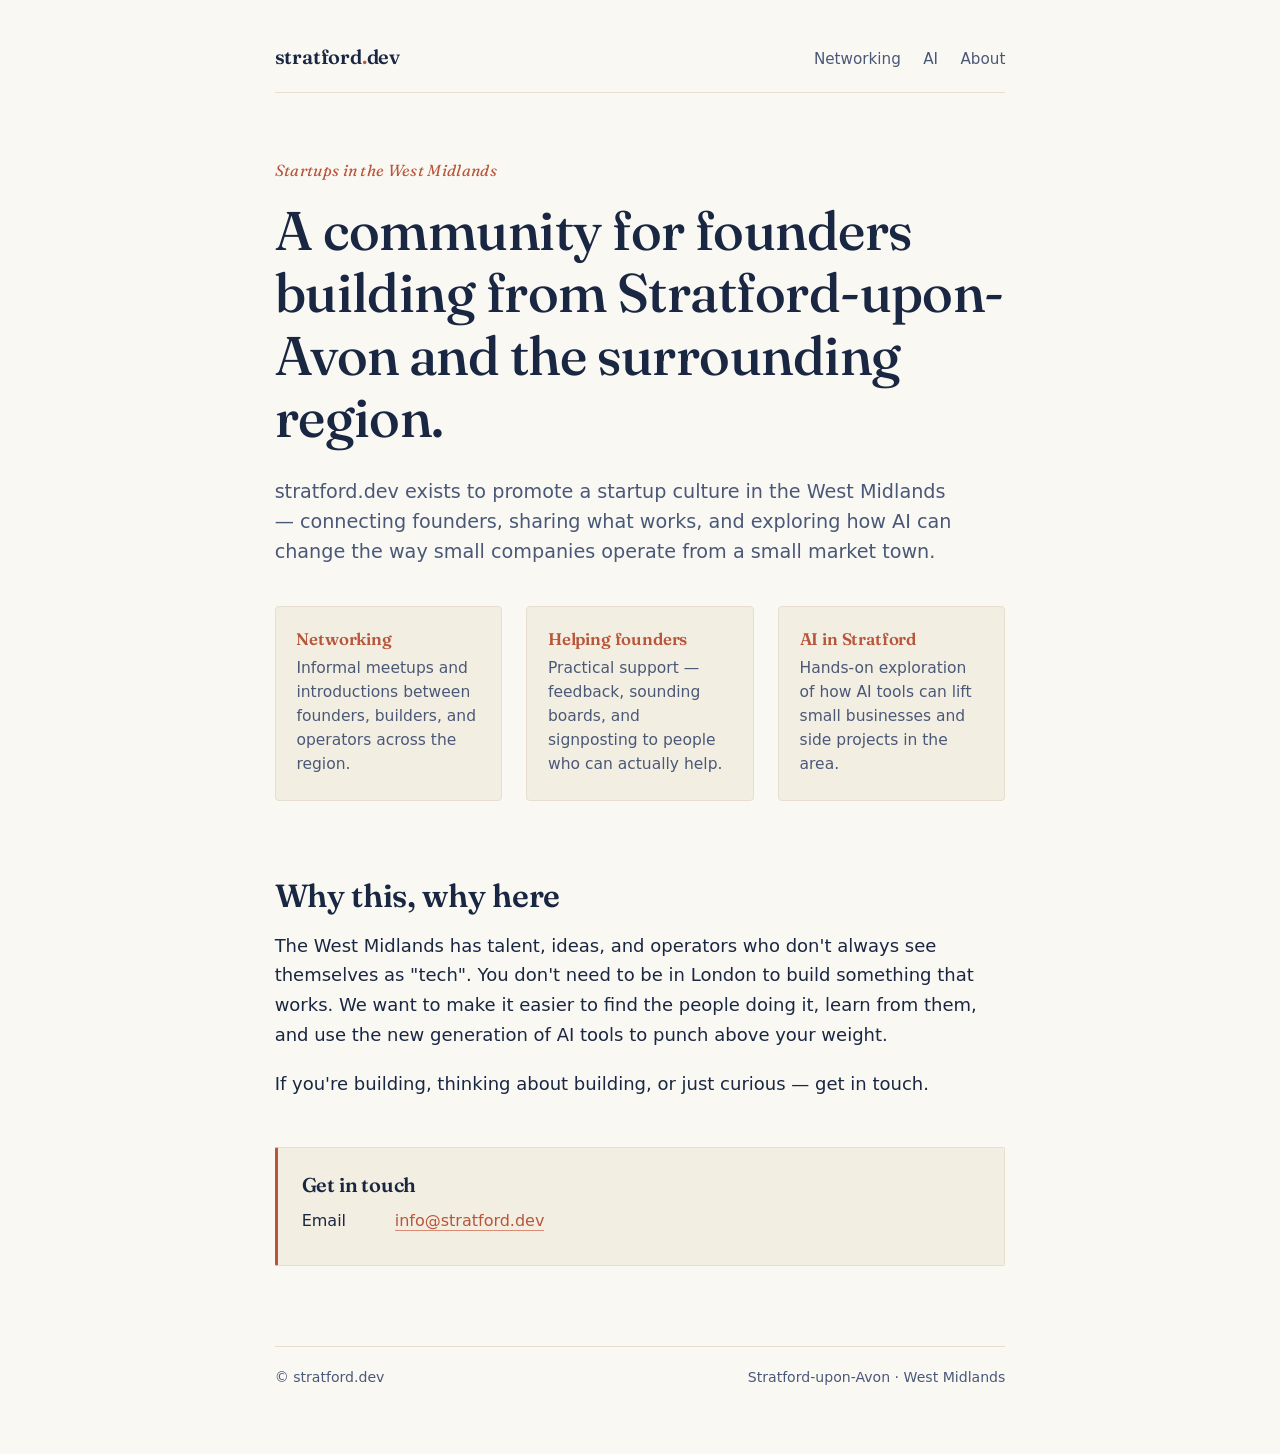
<file: website/index.html>
<!DOCTYPE html>
<html lang="en">
<head>
<meta charset="utf-8">
<meta name="viewport" content="width=device-width, initial-scale=1">
<title>stratford.dev — Startups in the West Midlands</title>
<meta name="description" content="Promoting a startup culture in the West Midlands. Networking, founder support, and using AI in Stratford-upon-Avon.">
<link rel="preconnect" href="https://fonts.googleapis.com">
<link rel="preconnect" href="https://fonts.gstatic.com" crossorigin>
<link href="https://fonts.googleapis.com/css2?family=Fraunces:ital,wght@0,400;0,500;0,600;1,400&display=swap" rel="stylesheet">
<link rel="stylesheet" href="styles.css">
</head>
<body>
<main class="site">

  <nav class="nav">
    <a href="/" class="brand">stratford<span class="dot">.</span>dev</a>
    <div class="nav-links">
      <a href="/networking.html">Networking</a>
      <a href="/ai.html">AI</a>
      <a href="/about.html">About</a>
    </div>
  </nav>

  <p class="eyebrow">Startups in the West Midlands</p>
  <h1>A community for founders building from Stratford-upon-Avon and the surrounding region.</h1>

  <p class="lede">stratford.dev exists to promote a startup culture in the West Midlands — connecting founders, sharing what works, and exploring how AI can change the way small companies operate from a small market town.</p>

  <ul class="pillars">
    <li class="pillar">
      <h3>Networking</h3>
      <p>Informal meetups and introductions between founders, builders, and operators across the region.</p>
    </li>
    <li class="pillar">
      <h3>Helping founders</h3>
      <p>Practical support — feedback, sounding boards, and signposting to people who can actually help.</p>
    </li>
    <li class="pillar">
      <h3>AI in Stratford</h3>
      <p>Hands-on exploration of how AI tools can lift small businesses and side projects in the area.</p>
    </li>
  </ul>

  <h2>Why this, why here</h2>
  <p>The West Midlands has talent, ideas, and operators who don't always see themselves as "tech". You don't need to be in London to build something that works. We want to make it easier to find the people doing it, learn from them, and use the new generation of AI tools to punch above your weight.</p>
  <p>If you're building, thinking about building, or just curious — get in touch.</p>

  <section class="contact-card" id="contact">
    <h2>Get in touch</h2>
    <ul class="contact-list">
      <li><strong>Email</strong> <a href="mailto:info@stratford.dev">info@stratford.dev</a></li>
    </ul>
  </section>

  <footer class="footer">
    <span>&copy; stratford.dev</span>
    <span>Stratford-upon-Avon · West Midlands</span>
  </footer>

</main>
</body>
</html>
</file>
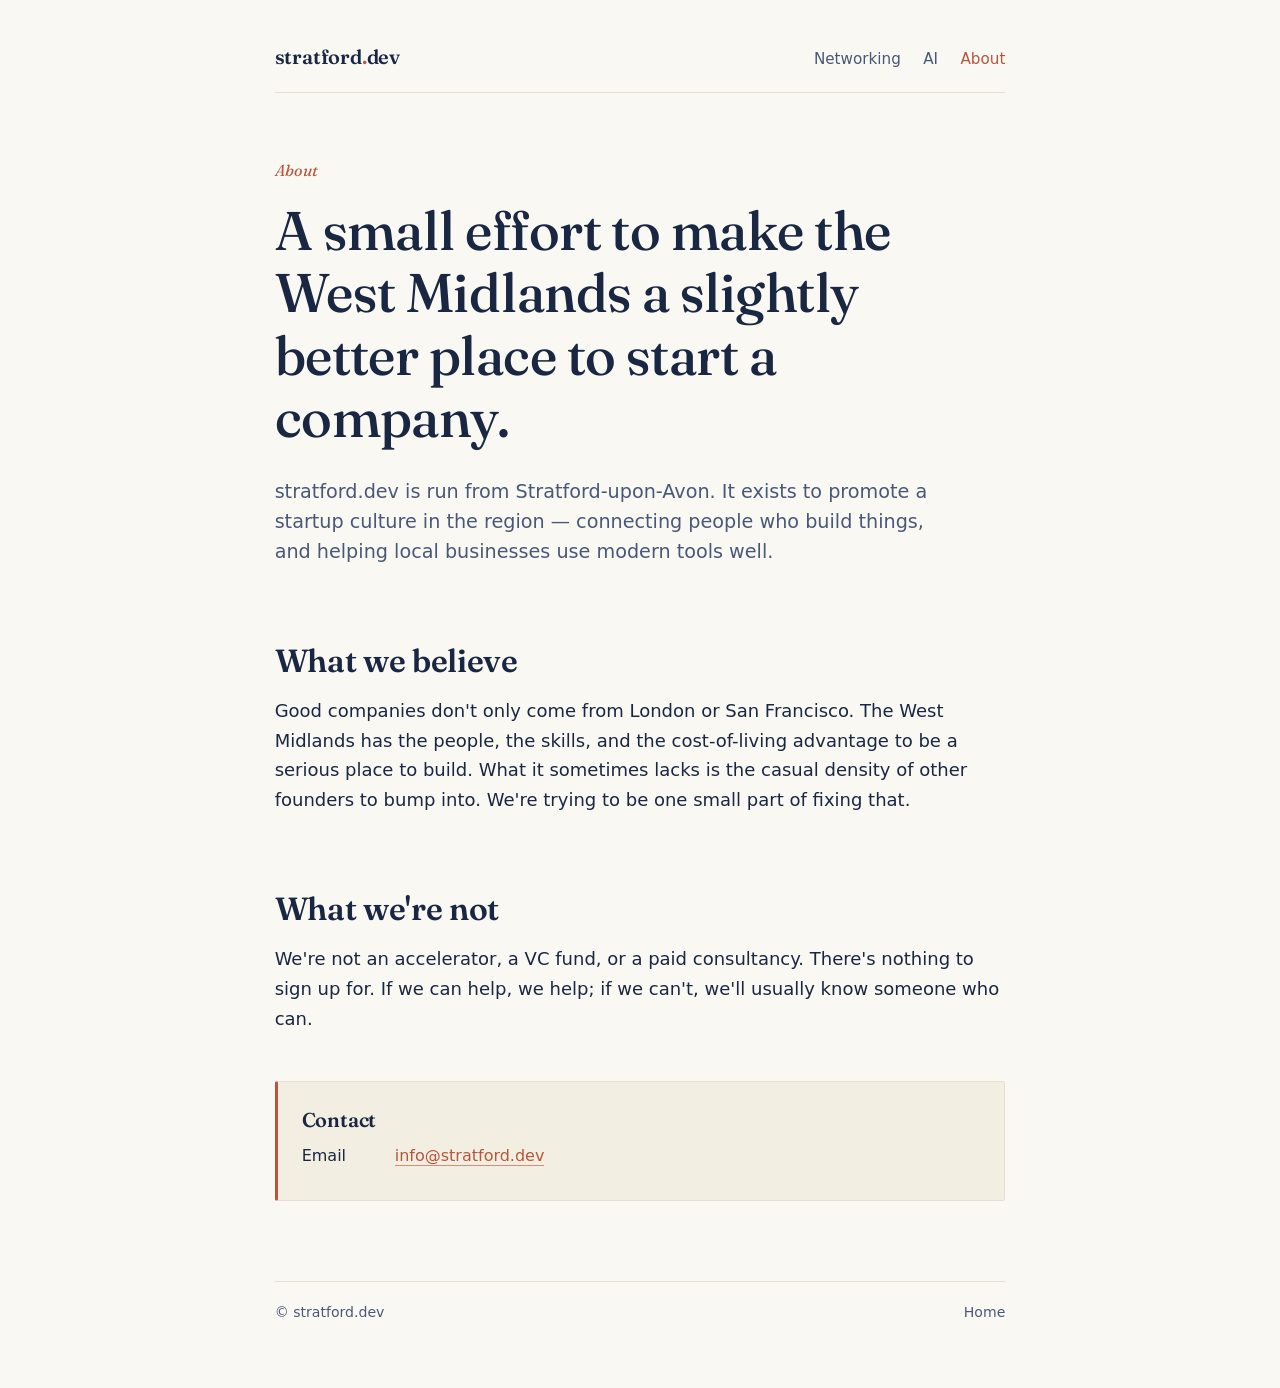
<file: website/about.html>
<!DOCTYPE html>
<html lang="en">
<head>
<meta charset="utf-8">
<meta name="viewport" content="width=device-width, initial-scale=1">
<title>About — stratford.dev</title>
<meta name="description" content="What stratford.dev is, and how to get in touch.">
<link rel="preconnect" href="https://fonts.googleapis.com">
<link rel="preconnect" href="https://fonts.gstatic.com" crossorigin>
<link href="https://fonts.googleapis.com/css2?family=Fraunces:ital,wght@0,400;0,500;0,600;1,400&display=swap" rel="stylesheet">
<link rel="stylesheet" href="styles.css">
</head>
<body>
<main class="site">

  <nav class="nav">
    <a href="/" class="brand">stratford<span class="dot">.</span>dev</a>
    <div class="nav-links">
      <a href="/networking.html">Networking</a>
      <a href="/ai.html">AI</a>
      <a href="/about.html" aria-current="page">About</a>
    </div>
  </nav>

  <p class="eyebrow">About</p>
  <h1>A small effort to make the West Midlands a slightly better place to start a company.</h1>

  <p class="lede">stratford.dev is run from Stratford-upon-Avon. It exists to promote a startup culture in the region — connecting people who build things, and helping local businesses use modern tools well.</p>

  <h2>What we believe</h2>
  <p>Good companies don't only come from London or San Francisco. The West Midlands has the people, the skills, and the cost-of-living advantage to be a serious place to build. What it sometimes lacks is the casual density of other founders to bump into. We're trying to be one small part of fixing that.</p>

  <h2>What we're not</h2>
  <p>We're not an accelerator, a VC fund, or a paid consultancy. There's nothing to sign up for. If we can help, we help; if we can't, we'll usually know someone who can.</p>

  <section class="contact-card">
    <h2>Contact</h2>
    <ul class="contact-list">
      <li><strong>Email</strong> <a href="mailto:info@stratford.dev">info@stratford.dev</a></li>
    </ul>
  </section>

  <footer class="footer">
    <span>&copy; stratford.dev</span>
    <span><a href="/">Home</a></span>
  </footer>

</main>
</body>
</html>
</file>
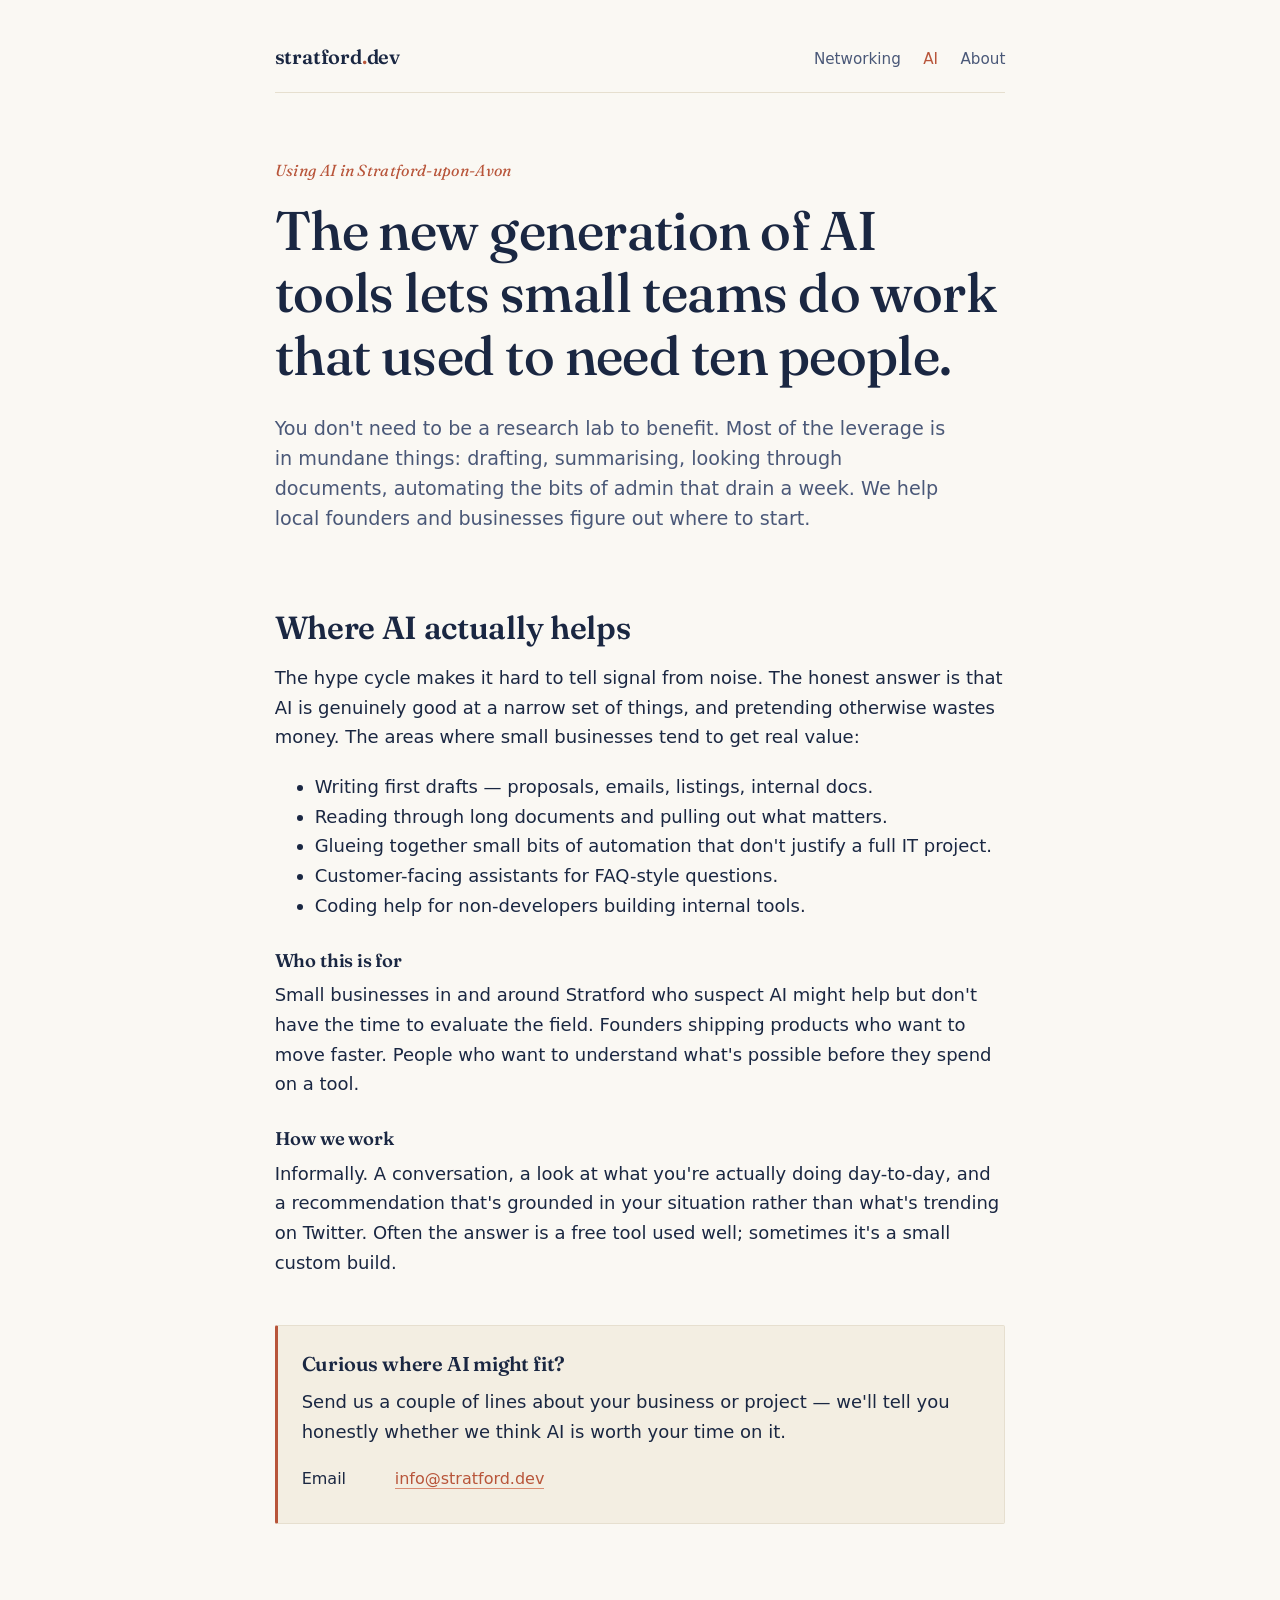
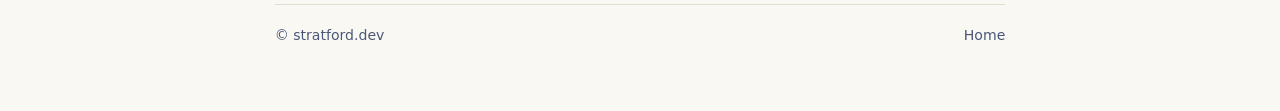
<file: website/ai.html>
<!DOCTYPE html>
<html lang="en">
<head>
<meta charset="utf-8">
<meta name="viewport" content="width=device-width, initial-scale=1">
<title>AI in Stratford — stratford.dev</title>
<meta name="description" content="Using AI tools to help small businesses and founders in Stratford-upon-Avon.">
<link rel="preconnect" href="https://fonts.googleapis.com">
<link rel="preconnect" href="https://fonts.gstatic.com" crossorigin>
<link href="https://fonts.googleapis.com/css2?family=Fraunces:ital,wght@0,400;0,500;0,600;1,400&display=swap" rel="stylesheet">
<link rel="stylesheet" href="styles.css">
</head>
<body>
<main class="site">

  <nav class="nav">
    <a href="/" class="brand">stratford<span class="dot">.</span>dev</a>
    <div class="nav-links">
      <a href="/networking.html">Networking</a>
      <a href="/ai.html" aria-current="page">AI</a>
      <a href="/about.html">About</a>
    </div>
  </nav>

  <p class="eyebrow">Using AI in Stratford-upon-Avon</p>
  <h1>The new generation of AI tools lets small teams do work that used to need ten people.</h1>

  <p class="lede">You don't need to be a research lab to benefit. Most of the leverage is in mundane things: drafting, summarising, looking through documents, automating the bits of admin that drain a week. We help local founders and businesses figure out where to start.</p>

  <h2>Where AI actually helps</h2>
  <p>The hype cycle makes it hard to tell signal from noise. The honest answer is that AI is genuinely good at a narrow set of things, and pretending otherwise wastes money. The areas where small businesses tend to get real value:</p>

  <ul>
    <li>Writing first drafts — proposals, emails, listings, internal docs.</li>
    <li>Reading through long documents and pulling out what matters.</li>
    <li>Glueing together small bits of automation that don't justify a full IT project.</li>
    <li>Customer-facing assistants for FAQ-style questions.</li>
    <li>Coding help for non-developers building internal tools.</li>
  </ul>

  <h3>Who this is for</h3>
  <p>Small businesses in and around Stratford who suspect AI might help but don't have the time to evaluate the field. Founders shipping products who want to move faster. People who want to understand what's possible before they spend on a tool.</p>

  <h3>How we work</h3>
  <p>Informally. A conversation, a look at what you're actually doing day-to-day, and a recommendation that's grounded in your situation rather than what's trending on Twitter. Often the answer is a free tool used well; sometimes it's a small custom build.</p>

  <section class="contact-card">
    <h2>Curious where AI might fit?</h2>
    <p>Send us a couple of lines about your business or project — we'll tell you honestly whether we think AI is worth your time on it.</p>
    <ul class="contact-list">
      <li><strong>Email</strong> <a href="mailto:info@stratford.dev">info@stratford.dev</a></li>
    </ul>
  </section>

  <footer class="footer">
    <span>&copy; stratford.dev</span>
    <span><a href="/">Home</a></span>
  </footer>

</main>
</body>
</html>
</file>
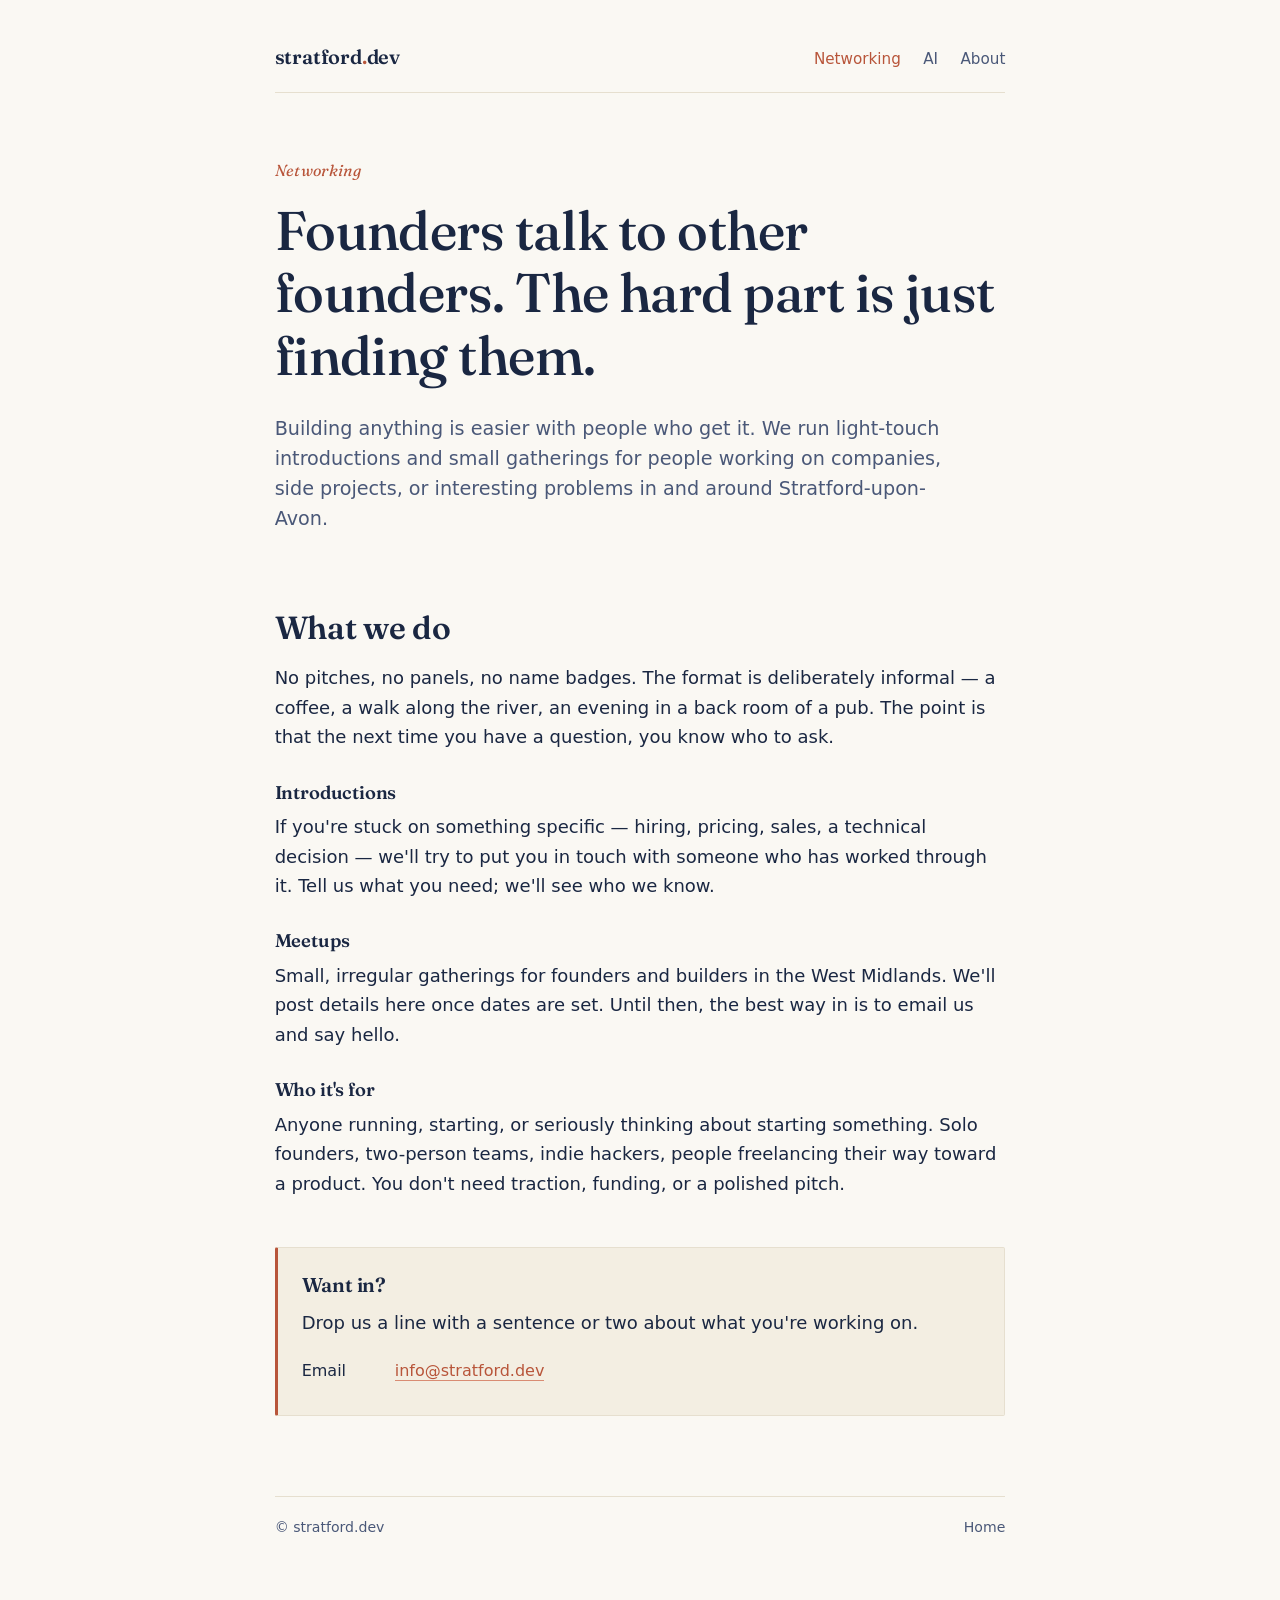
<file: website/networking.html>
<!DOCTYPE html>
<html lang="en">
<head>
<meta charset="utf-8">
<meta name="viewport" content="width=device-width, initial-scale=1">
<title>Networking — stratford.dev</title>
<meta name="description" content="Connecting founders, builders, and operators across the West Midlands.">
<link rel="preconnect" href="https://fonts.googleapis.com">
<link rel="preconnect" href="https://fonts.gstatic.com" crossorigin>
<link href="https://fonts.googleapis.com/css2?family=Fraunces:ital,wght@0,400;0,500;0,600;1,400&display=swap" rel="stylesheet">
<link rel="stylesheet" href="styles.css">
</head>
<body>
<main class="site">

  <nav class="nav">
    <a href="/" class="brand">stratford<span class="dot">.</span>dev</a>
    <div class="nav-links">
      <a href="/networking.html" aria-current="page">Networking</a>
      <a href="/ai.html">AI</a>
      <a href="/about.html">About</a>
    </div>
  </nav>

  <p class="eyebrow">Networking</p>
  <h1>Founders talk to other founders. The hard part is just finding them.</h1>

  <p class="lede">Building anything is easier with people who get it. We run light-touch introductions and small gatherings for people working on companies, side projects, or interesting problems in and around Stratford-upon-Avon.</p>

  <h2>What we do</h2>
  <p>No pitches, no panels, no name badges. The format is deliberately informal — a coffee, a walk along the river, an evening in a back room of a pub. The point is that the next time you have a question, you know who to ask.</p>

  <h3>Introductions</h3>
  <p>If you're stuck on something specific — hiring, pricing, sales, a technical decision — we'll try to put you in touch with someone who has worked through it. Tell us what you need; we'll see who we know.</p>

  <h3>Meetups</h3>
  <p>Small, irregular gatherings for founders and builders in the West Midlands. We'll post details here once dates are set. Until then, the best way in is to email us and say hello.</p>

  <h3>Who it's for</h3>
  <p>Anyone running, starting, or seriously thinking about starting something. Solo founders, two-person teams, indie hackers, people freelancing their way toward a product. You don't need traction, funding, or a polished pitch.</p>

  <section class="contact-card">
    <h2>Want in?</h2>
    <p>Drop us a line with a sentence or two about what you're working on.</p>
    <ul class="contact-list">
      <li><strong>Email</strong> <a href="mailto:info@stratford.dev">info@stratford.dev</a></li>
    </ul>
  </section>

  <footer class="footer">
    <span>&copy; stratford.dev</span>
    <span><a href="/">Home</a></span>
  </footer>

</main>
</body>
</html>
</file>
<file: website/styles.css>
:root {
  --bg: #faf8f3;
  --bg-alt: #f3eee2;
  --ink: #1a2742;
  --ink-soft: #4a5878;
  --accent: #b8553a;
  --accent-soft: #d98c73;
  --rule: #e6dfcf;
  --max: 68ch;
}

* { box-sizing: border-box; }

html { -webkit-text-size-adjust: 100%; }

body {
  margin: 0;
  font-family: -apple-system, BlinkMacSystemFont, "Segoe UI", system-ui, sans-serif;
  font-size: 18px;
  line-height: 1.65;
  color: var(--ink);
  background: var(--bg);
  -webkit-font-smoothing: antialiased;
}

h1, h2, h3 {
  font-family: "Fraunces", Georgia, "Times New Roman", serif;
  font-weight: 600;
  line-height: 1.15;
  letter-spacing: -0.01em;
  color: var(--ink);
  margin: 0 0 0.5em;
}

h1 { font-size: clamp(2.2rem, 5vw, 3.4rem); font-weight: 500; }
h2 { font-size: clamp(1.5rem, 3vw, 2rem); margin-top: 2.4em; }
h3 { font-size: 1.15rem; margin-top: 1.6em; }

p { margin: 0 0 1.1em; }

a {
  color: var(--accent);
  text-decoration: none;
  border-bottom: 1px solid var(--accent-soft);
  transition: border-color 0.15s ease;
}
a:hover { border-bottom-color: var(--accent); }

.site {
  max-width: var(--max);
  margin: 0 auto;
  padding: 2.5rem 1.5rem 4rem;
}

.nav {
  display: flex;
  justify-content: space-between;
  align-items: baseline;
  gap: 1rem;
  margin-bottom: 4rem;
  padding-bottom: 1.2rem;
  border-bottom: 1px solid var(--rule);
  flex-wrap: wrap;
}

.brand {
  font-family: "Fraunces", Georgia, serif;
  font-size: 1.25rem;
  font-weight: 600;
  color: var(--ink);
  border: none;
  letter-spacing: -0.01em;
}

.brand .dot { color: var(--accent); }

.nav-links {
  display: flex;
  gap: 1.4rem;
  font-size: 0.95rem;
}

.nav-links a {
  color: var(--ink-soft);
  border: none;
}
.nav-links a:hover, .nav-links a[aria-current="page"] {
  color: var(--accent);
}

.lede {
  font-size: 1.2rem;
  line-height: 1.55;
  color: var(--ink-soft);
  margin: 0 0 2.5rem;
  max-width: 56ch;
}

.eyebrow {
  font-family: "Fraunces", Georgia, serif;
  font-style: italic;
  color: var(--accent);
  font-size: 1rem;
  margin: 0 0 1rem;
  letter-spacing: 0.02em;
}

.pillars {
  display: grid;
  gap: 1.5rem;
  grid-template-columns: 1fr;
  margin: 2.5rem 0 3rem;
  padding: 0;
  list-style: none;
}

@media (min-width: 720px) {
  .pillars { grid-template-columns: repeat(3, 1fr); }
}

.pillar {
  background: var(--bg-alt);
  border: 1px solid var(--rule);
  border-radius: 4px;
  padding: 1.4rem 1.3rem 1.5rem;
}

.pillar h3 {
  margin: 0 0 0.4em;
  font-size: 1.05rem;
  color: var(--accent);
}

.pillar p {
  margin: 0;
  font-size: 0.97rem;
  color: var(--ink-soft);
  line-height: 1.55;
}

.contact-card {
  margin-top: 3rem;
  padding: 1.6rem 1.5rem;
  border: 1px solid var(--rule);
  border-left: 3px solid var(--accent);
  background: var(--bg-alt);
  border-radius: 2px;
}

.contact-card h2 {
  margin: 0 0 0.6em;
  font-size: 1.25rem;
}

.contact-list {
  list-style: none;
  padding: 0;
  margin: 0;
  font-size: 1rem;
}

.contact-list li {
  margin: 0.3em 0;
  color: var(--ink-soft);
}

.contact-list strong {
  color: var(--ink);
  font-weight: 500;
  display: inline-block;
  min-width: 5.5em;
}

.footer {
  margin-top: 5rem;
  padding-top: 1.2rem;
  border-top: 1px solid var(--rule);
  font-size: 0.88rem;
  color: var(--ink-soft);
  display: flex;
  justify-content: space-between;
  gap: 1rem;
  flex-wrap: wrap;
}

.footer a { color: var(--ink-soft); border: none; }
.footer a:hover { color: var(--accent); }

hr.rule {
  border: none;
  border-top: 1px solid var(--rule);
  margin: 3rem 0;
}
</file>
